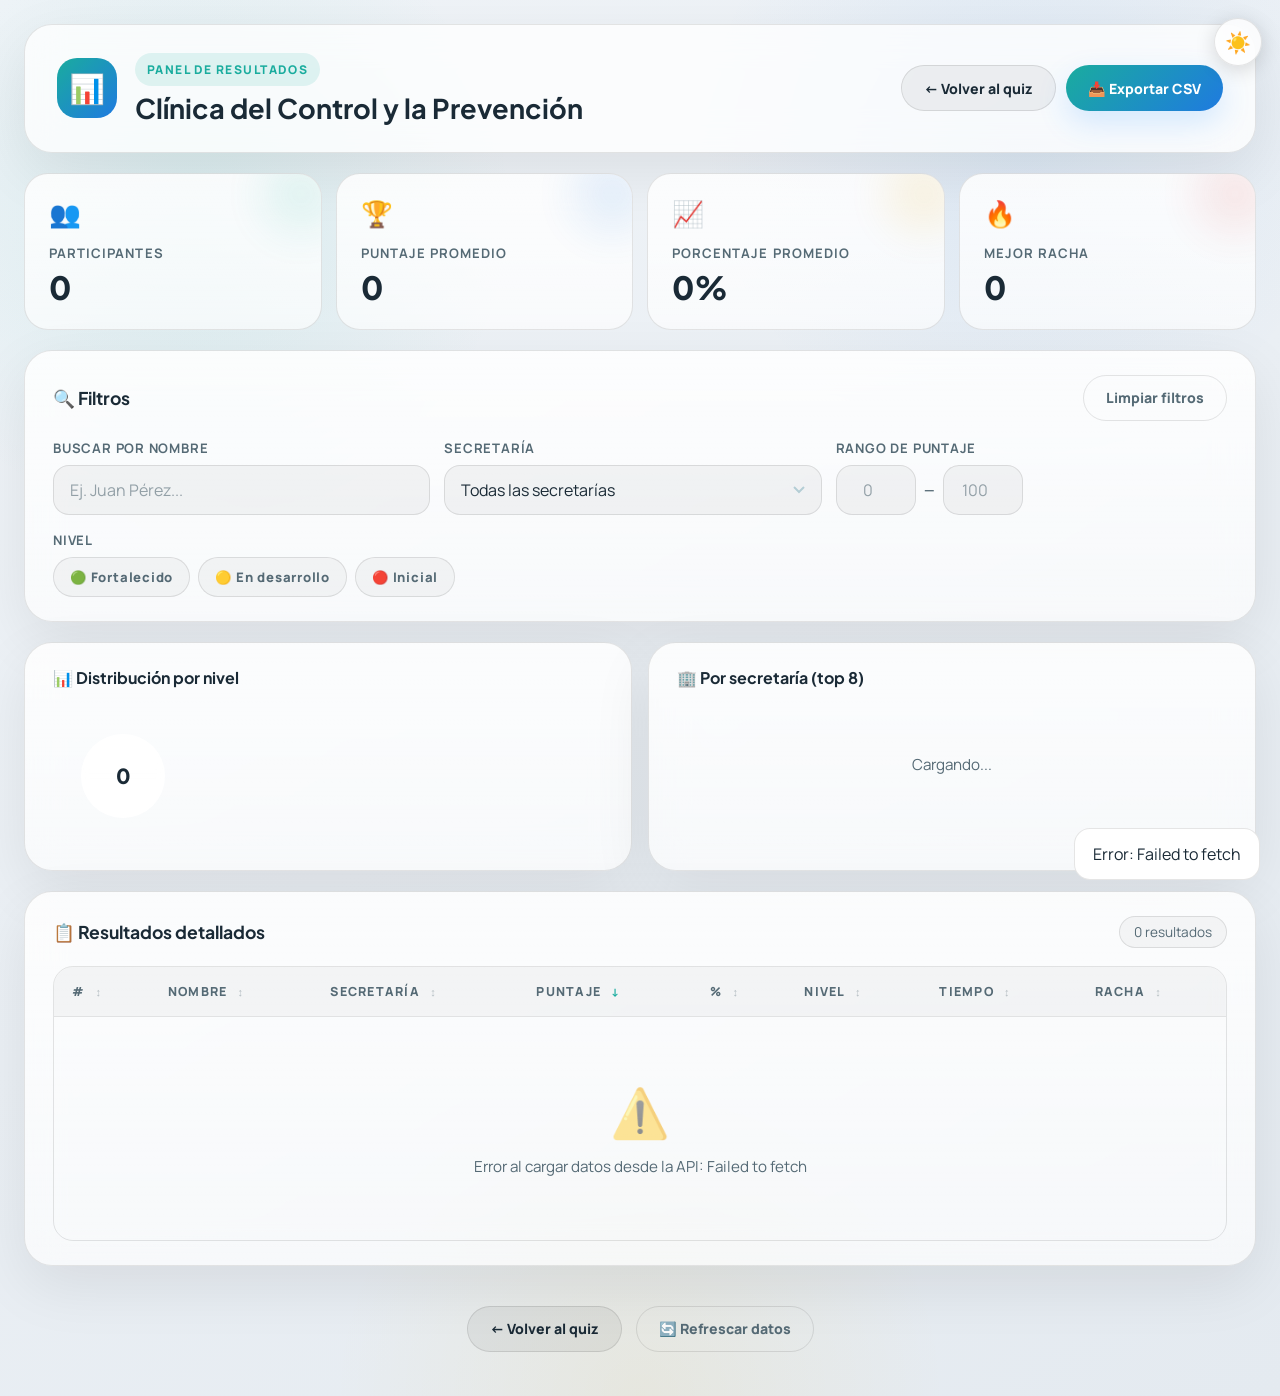
<file: resultados.html>
<!DOCTYPE html>
<html lang="es" data-theme="light">

<head>
  <meta charset="UTF-8" />
  <meta name="viewport" content="width=device-width, initial-scale=1.0" />
  <title>Resultados — Clínica del Control y la Prevención</title>
  <meta name="description"
    content="Explora y filtra los resultados del quiz institucional Clínica del Control y la Prevención. Visualiza estadísticas por secretaría, nivel y puntaje." />
  <link rel="preconnect" href="https://fonts.googleapis.com">
  <link rel="preconnect" href="https://fonts.gstatic.com" crossorigin>
  <link
    href="https://fonts.googleapis.com/css2?family=Manrope:wght@400;500;700;800&family=Plus+Jakarta+Sans:wght@600;700;800&display=swap"
    rel="stylesheet">
  <link rel="stylesheet" href="./resultados.css" />
</head>

<body>
  <button class="theme-toggle" id="themeToggle" title="Cambiar tema">☀️</button>

  <div class="results-shell">

    <!-- ═══ Header ═══ -->
    <header class="results-header glass fade-in">
      <div class="header-icon">📊</div>
      <div class="header-text">
        <span class="eyebrow">panel de resultados</span>
        <h1>Clínica del Control y la Prevención</h1>
      </div>
      <div class="header-actions">
        <a href="./index.html" class="btn btn-secondary" id="backQuizBtn">← Volver al quiz</a>
        <button class="btn btn-primary" id="exportCsvBtn">📥 Exportar CSV</button>
      </div>
    </header>

    <!-- ═══ KPI Cards ═══ -->
    <section class="kpi-grid fade-in">
      <div class="kpi-card stagger-1" style="--kpi-accent: var(--primary)">
        <span class="kpi-icon">👥</span>
        <span class="kpi-label">Participantes</span>
        <span class="kpi-value" id="kpiTotal">0</span>
      </div>
      <div class="kpi-card stagger-2" style="--kpi-accent: var(--secondary)">
        <span class="kpi-icon">🏆</span>
        <span class="kpi-label">Puntaje promedio</span>
        <span class="kpi-value" id="kpiAvgScore">0</span>
      </div>
      <div class="kpi-card stagger-3" style="--kpi-accent: var(--warning)">
        <span class="kpi-icon">📈</span>
        <span class="kpi-label">Porcentaje promedio</span>
        <span class="kpi-value" id="kpiAvgPct">0%</span>
      </div>
      <div class="kpi-card stagger-4" style="--kpi-accent: var(--danger)">
        <span class="kpi-icon">🔥</span>
        <span class="kpi-label">Mejor racha</span>
        <span class="kpi-value" id="kpiMaxStreak">0</span>
      </div>
    </section>

    <!-- ═══ Filters ═══ -->
    <section class="filter-panel glass fade-in" id="filterPanel">
      <div class="filter-panel-header">
        <h2>🔍 Filtros</h2>
        <button class="btn btn-ghost" id="clearFiltersBtn">Limpiar filtros</button>
      </div>

      <div class="filter-row">
        <div class="filter-group">
          <label for="filterSearch">Buscar por nombre</label>
          <input type="text" id="filterSearch" placeholder="Ej. Juan Pérez..." />
        </div>

        <div class="filter-group">
          <label for="filterSecretaria">Secretaría</label>
          <select id="filterSecretaria">
            <option value="">Todas las secretarías</option>
          </select>
        </div>

        <div class="filter-group">
          <label>Rango de puntaje</label>
          <div class="score-range-row">
            <input type="number" id="filterScoreMin" placeholder="0" min="0" max="100" />
            <span>—</span>
            <input type="number" id="filterScoreMax" placeholder="100" min="0" max="100" />
          </div>
        </div>
      </div>

      <div style="margin-top: 16px;">
        <label
          style="font-size: .82rem; font-weight: 700; color: var(--muted); text-transform: uppercase; letter-spacing: .06em; display: block; margin-bottom: 8px;">Nivel</label>
        <div class="level-chips">
          <button class="level-chip" data-level="Fortalecido">🟢 Fortalecido</button>
          <button class="level-chip" data-level="En desarrollo">🟡 En desarrollo</button>
          <button class="level-chip" data-level="Inicial">🔴 Inicial</button>
        </div>
      </div>

      <div class="active-filters" id="activeFilters"></div>
    </section>

    <!-- ═══ Charts ═══ -->
    <section class="charts-row fade-in">
      <div class="chart-card glass">
        <h3>📊 Distribución por nivel</h3>
        <div class="donut-chart-wrapper">
          <div class="donut-chart" id="donutChart">
            <div class="donut-center"><span id="donutTotal">0</span></div>
          </div>
          <div class="donut-legend" id="donutLegend"></div>
        </div>
      </div>

      <div class="chart-card glass">
        <h3>🏢 Por secretaría (top 8)</h3>
        <div class="bar-chart" id="secretariaChart">
          <div class="empty-state">Cargando...</div>
        </div>
      </div>
    </section>

    <!-- ═══ Results Table ═══ -->
    <section class="table-panel glass fade-in">
      <div class="table-header-bar">
        <h2>📋 Resultados detallados</h2>
        <span class="result-count" id="resultCount">0 resultados</span>
      </div>

      <div class="loading-spinner" id="loadingIndicator"></div>

      <div class="table-scroll">
        <table class="results-table" id="resultsTable">
          <thead>
            <tr>
              <th data-sort="rank"># <span class="sort-indicator">↕</span></th>
              <th data-sort="nombre">Nombre <span class="sort-indicator">↕</span></th>
              <th data-sort="secretaria">Secretaría <span class="sort-indicator">↕</span></th>
              <th data-sort="score" class="sorted">Puntaje <span class="sort-indicator">↓</span></th>
              <th data-sort="percentage">% <span class="sort-indicator">↕</span></th>
              <th data-sort="level">Nivel <span class="sort-indicator">↕</span></th>
              <th data-sort="timeSpent">Tiempo <span class="sort-indicator">↕</span></th>
              <th data-sort="bestStreak">Racha <span class="sort-indicator">↕</span></th>
            </tr>
          </thead>
          <tbody id="tableBody"></tbody>
        </table>
      </div>
    </section>

    <!-- ═══ Footer ═══ -->
    <footer class="results-footer fade-in">
      <a href="./index.html" class="btn btn-secondary">← Volver al quiz</a>
      <button class="btn btn-ghost" onclick="loadData()">🔄 Refrescar datos</button>
    </footer>

  </div>

  <div id="toast" class="toast"></div>

  <script src="./resultados.js"></script>
</body>

</html>
</file>
<file: resultados.css>
/* ══════════════════════════════════════════════════════
   RESULTADOS — Styles
   Reuses the quiz design-system variables from styles.css
   ══════════════════════════════════════════════════════ */

/* ── Dark Theme (default) ─────────────────────────── */
:root,
[data-theme="dark"] {
  --bg: #0a1a26;
  --bg-2: #0e2330;
  --surface: rgba(255, 255, 255, .08);
  --line: rgba(255, 255, 255, .12);
  --text: #f0f6f6;
  --text-body: #d6e4e8;
  --muted: #b4cdd5;
  --primary: #3ed6c8;
  --primary-soft: rgba(62, 214, 200, .14);
  --secondary: #2b93ff;
  --warning: #ffca5c;
  --success: #83f0a8;
  --danger: #ff7070;
  --radius: 28px;
  --transition: 200ms cubic-bezier(.16, 1, .3, 1);
  --card-from: rgba(255, 255, 255, .07);
  --card-to: rgba(255, 255, 255, .04);
  --option-bg: rgba(255, 255, 255, .05);
  --option-hover-border: rgba(62, 214, 200, .34);
  --input-bg: rgba(255, 255, 255, .06);
  --btn-secondary-bg: rgba(255, 255, 255, .06);
  --badge-bg: rgba(255, 255, 255, .06);
  --overlay-bg: rgba(7, 19, 28, .92);
  --body-gradient-1: rgba(62, 214, 200, .18);
  --body-gradient-2: rgba(43, 147, 255, .16);
  --body-gradient-3: rgba(255, 202, 92, .14);
  --toast-bg: #07161d;
  --table-row-hover: rgba(62, 214, 200, .06);
  --table-header-bg: rgba(255, 255, 255, .04);
  --scrollbar-thumb: rgba(255, 255, 255, .15);
  --scrollbar-track: rgba(255, 255, 255, .04);
}

/* ── Light Theme ────────────────────────────────────── */
[data-theme="light"] {
  --bg: #f0f4f8;
  --bg-2: #e4eaf0;
  --surface: rgba(255, 255, 255, .75);
  --line: rgba(0, 0, 0, .10);
  --text: #1a2a36;
  --text-body: #2d3e4a;
  --muted: #556a75;
  --primary: #1aac9e;
  --primary-soft: rgba(26, 172, 158, .12);
  --secondary: #1f7ae0;
  --warning: #e6a800;
  --success: #2da85e;
  --danger: #d94040;
  --input-bg: rgba(0, 0, 0, .04);
  --btn-secondary-bg: rgba(0, 0, 0, .05);
  --badge-bg: rgba(0, 0, 0, .05);
  --card-from: rgba(255, 255, 255, .85);
  --card-to: rgba(255, 255, 255, .65);
  --option-bg: rgba(0, 0, 0, .03);
  --body-gradient-1: rgba(26, 172, 158, .1);
  --body-gradient-2: rgba(31, 122, 224, .08);
  --body-gradient-3: rgba(230, 168, 0, .08);
  --toast-bg: #fff;
  --table-row-hover: rgba(26, 172, 158, .06);
  --table-header-bg: rgba(0, 0, 0, .03);
  --scrollbar-thumb: rgba(0, 0, 0, .12);
  --scrollbar-track: rgba(0, 0, 0, .03);
}

[data-theme="light"] .glass {
  box-shadow: 0 20px 60px rgba(0, 0, 0, .08);
}

[data-theme="light"] .btn-primary {
  color: #fff;
}

[data-theme="light"] .toast {
  color: #1a2a36;
  border-color: rgba(0, 0, 0, .1);
}

/* ── Reset & Base ────────────────────────────────────── */
*,
*::before,
*::after {
  box-sizing: border-box;
  margin: 0;
  padding: 0
}

body {
  font-family: 'Manrope', sans-serif;
  color: var(--text);
  background:
    radial-gradient(circle at 15% 15%, var(--body-gradient-1), transparent 20%),
    radial-gradient(circle at 80% 10%, var(--body-gradient-2), transparent 20%),
    radial-gradient(circle at 50% 100%, var(--body-gradient-3), transparent 20%),
    linear-gradient(150deg, var(--bg), var(--bg-2));
  min-height: 100vh;
  transition: background .3s ease, color .3s ease;
}

button,
input,
select {
  font: inherit
}

button {
  border: none;
  cursor: pointer
}

h1,
h2,
h3 {
  font-family: 'Plus Jakarta Sans', sans-serif;
  color: var(--text);
}

p {
  line-height: 1.6;
  color: var(--muted)
}

/* ── Theme Toggle ────────────────────────────────── */
.theme-toggle {
  position: fixed;
  top: 18px;
  right: 18px;
  z-index: 10000;
  width: 48px;
  height: 48px;
  border-radius: 50%;
  background: var(--surface);
  border: 1px solid var(--line);
  backdrop-filter: blur(12px);
  display: grid;
  place-items: center;
  font-size: 1.3rem;
  cursor: pointer;
  transition: transform .2s ease, background .3s ease;
  box-shadow: 0 4px 20px rgba(0, 0, 0, .15);
}

.theme-toggle:hover {
  transform: scale(1.1)
}

/* ── Layout ──────────────────────────────────────── */
.results-shell {
  max-width: 1280px;
  margin: 0 auto;
  padding: 24px;
  display: flex;
  flex-direction: column;
  gap: 20px;
  min-height: 100vh;
}

.glass {
  background: var(--surface);
  backdrop-filter: blur(18px);
  border: 1px solid var(--line);
  border-radius: var(--radius);
  box-shadow: 0 30px 80px rgba(0, 0, 0, .28);
  transition: background .3s ease, border-color .3s ease, box-shadow .3s ease;
}

/* ── Header ──────────────────────────────────────── */
.results-header {
  padding: 28px 32px;
  display: flex;
  align-items: center;
  gap: 18px;
  flex-wrap: wrap;
}

.header-icon {
  width: 60px;
  height: 60px;
  border-radius: 20px;
  background: linear-gradient(135deg, var(--primary), var(--secondary));
  display: grid;
  place-items: center;
  font-size: 1.8rem;
  flex-shrink: 0;
}

.header-text {
  flex: 1
}

.eyebrow {
  display: inline-flex;
  padding: 8px 12px;
  border-radius: 999px;
  background: var(--primary-soft);
  color: var(--primary);
  font-size: 12px;
  font-weight: 800;
  letter-spacing: .12em;
  text-transform: uppercase;
}

.results-header h1 {
  font-size: 1.7rem;
  line-height: 1.1;
  margin-top: 8px;
}

.header-actions {
  display: flex;
  gap: 10px;
  flex-wrap: wrap;
}

/* ── Buttons ─────────────────────────────────────── */
.btn {
  min-height: 46px;
  padding: 0 22px;
  border-radius: 999px;
  font-weight: 800;
  font-size: .88rem;
  transition: transform .15s ease, box-shadow .15s ease;
  display: inline-flex;
  align-items: center;
  gap: 8px;
  text-decoration: none;
}

.btn:hover {
  transform: translateY(-2px)
}

.btn-primary {
  background: linear-gradient(135deg, var(--primary), var(--secondary));
  color: #082026;
  box-shadow: 0 12px 30px rgba(43, 147, 255, .18);
}

.btn-secondary {
  background: var(--btn-secondary-bg);
  color: var(--text);
  border: 1px solid var(--line);
}

.btn-ghost {
  background: transparent;
  color: var(--muted);
  border: 1px solid var(--line);
}

.btn-ghost:hover {
  color: var(--text);
  border-color: var(--primary);
}

/* ── KPI Cards ───────────────────────────────────── */
.kpi-grid {
  display: grid;
  grid-template-columns: repeat(4, 1fr);
  gap: 14px;
}

.kpi-card {
  padding: 22px 24px;
  border-radius: 24px;
  background: linear-gradient(180deg, var(--card-from), var(--card-to));
  border: 1px solid var(--line);
  transition: transform .2s ease, background .3s ease;
  position: relative;
  overflow: hidden;
}

.kpi-card::before {
  content: '';
  position: absolute;
  top: -20px;
  right: -20px;
  width: 80px;
  height: 80px;
  border-radius: 50%;
  background: var(--kpi-accent, var(--primary));
  opacity: .1;
  filter: blur(20px);
}

.kpi-card:hover {
  transform: translateY(-3px)
}

.kpi-icon {
  font-size: 1.6rem;
  margin-bottom: 10px;
  display: block;
}

.kpi-label {
  font-size: .82rem;
  font-weight: 700;
  color: var(--muted);
  text-transform: uppercase;
  letter-spacing: .08em;
}

.kpi-value {
  display: block;
  font-family: 'Plus Jakarta Sans', sans-serif;
  font-size: 2rem;
  font-weight: 800;
  color: var(--text);
  margin-top: 4px;
  transition: color .3s ease;
}

/* ── Filter Panel ────────────────────────────────── */
.filter-panel {
  padding: 24px 28px;
  border-radius: var(--radius);
  background: linear-gradient(180deg, var(--card-from), var(--card-to));
  border: 1px solid var(--line);
}

.filter-panel-header {
  display: flex;
  justify-content: space-between;
  align-items: center;
  margin-bottom: 18px;
}

.filter-panel-header h2 {
  font-size: 1.1rem;
  display: flex;
  align-items: center;
  gap: 10px;
}

.filter-row {
  display: grid;
  grid-template-columns: 1fr 1fr 1fr auto;
  gap: 14px;
  align-items: end;
}

.filter-group {
  display: flex;
  flex-direction: column;
  gap: 8px;
}

.filter-group label {
  font-size: .82rem;
  font-weight: 700;
  color: var(--muted);
  text-transform: uppercase;
  letter-spacing: .06em;
}

.filter-group input,
.filter-group select {
  height: 50px;
  border-radius: 16px;
  padding: 0 16px;
  border: 1px solid var(--line);
  background: var(--input-bg);
  color: var(--text);
  outline: none;
  transition: border-color .2s ease, background .3s ease;
  width: 100%;
}

.filter-group input:focus,
.filter-group select:focus {
  border-color: var(--primary);
}

.filter-group input::placeholder {
  color: var(--muted);
  opacity: .6;
}

.filter-group select {
  appearance: none;
  background-image: url("data:image/svg+xml,%3Csvg xmlns='http://www.w3.org/2000/svg' width='12' height='8'%3E%3Cpath d='M1 1l5 5 5-5' stroke='%23b4cdd5' stroke-width='2' fill='none'/%3E%3C/svg%3E");
  background-repeat: no-repeat;
  background-position: right 16px center;
  padding-right: 40px;
  cursor: pointer;
}

/* ── Level Chips ─────────────────────────────────── */
.level-chips {
  display: flex;
  gap: 8px;
  flex-wrap: wrap;
}

.level-chip {
  padding: 10px 16px;
  border-radius: 999px;
  font-size: .82rem;
  font-weight: 800;
  letter-spacing: .06em;
  cursor: pointer;
  border: 1px solid var(--line);
  background: var(--option-bg);
  color: var(--muted);
  transition: all .2s ease;
}

.level-chip:hover {
  border-color: var(--primary);
  color: var(--text);
}

.level-chip.active {
  border-color: var(--chip-color, var(--primary));
  background: var(--chip-bg, var(--primary-soft));
  color: var(--chip-color, var(--primary));
}

.level-chip[data-level="Fortalecido"] {
  --chip-color: var(--success);
  --chip-bg: rgba(131, 240, 168, .12);
}

.level-chip[data-level="En desarrollo"] {
  --chip-color: var(--warning);
  --chip-bg: rgba(255, 202, 92, .12);
}

.level-chip[data-level="Inicial"] {
  --chip-color: var(--danger);
  --chip-bg: rgba(255, 112, 112, .12);
}

/* ── Score Range ─────────────────────────────────── */
.score-range-row {
  display: flex;
  gap: 8px;
  align-items: center;
}

.score-range-row input {
  width: 80px;
  text-align: center;
}

.score-range-row span {
  color: var(--muted);
  font-weight: 700;
  font-size: .85rem;
}

/* ── Active Filters ──────────────────────────────── */
.active-filters {
  display: flex;
  gap: 8px;
  flex-wrap: wrap;
  margin-top: 14px;
  min-height: 0;
}

.active-filters:empty {
  display: none;
}

.filter-tag {
  display: inline-flex;
  align-items: center;
  gap: 6px;
  padding: 7px 14px;
  border-radius: 999px;
  background: var(--primary-soft);
  color: var(--primary);
  font-size: .78rem;
  font-weight: 700;
  animation: chipIn .25s ease-out;
}

.filter-tag button {
  background: none;
  color: inherit;
  font-size: 1.1rem;
  line-height: 1;
  opacity: .7;
  transition: opacity .15s;
}

.filter-tag button:hover {
  opacity: 1;
}

@keyframes chipIn {
  from {
    opacity: 0;
    transform: scale(.85);
  }

  to {
    opacity: 1;
    transform: scale(1);
  }
}

/* ── Results Table ───────────────────────────────── */
.table-panel {
  padding: 24px 28px;
  border-radius: var(--radius);
  background: linear-gradient(180deg, var(--card-from), var(--card-to));
  border: 1px solid var(--line);
  overflow: hidden;
}

.table-header-bar {
  display: flex;
  justify-content: space-between;
  align-items: center;
  margin-bottom: 18px;
  flex-wrap: wrap;
  gap: 12px;
}

.table-header-bar h2 {
  font-size: 1.1rem;
  display: flex;
  align-items: center;
  gap: 10px;
}

.result-count {
  font-size: .85rem;
  color: var(--muted);
  padding: 6px 14px;
  border-radius: 999px;
  background: var(--option-bg);
  border: 1px solid var(--line);
}

.table-scroll {
  overflow-x: auto;
  border-radius: 20px;
  border: 1px solid var(--line);
}

.table-scroll::-webkit-scrollbar {
  height: 6px;
}

.table-scroll::-webkit-scrollbar-track {
  background: var(--scrollbar-track);
}

.table-scroll::-webkit-scrollbar-thumb {
  background: var(--scrollbar-thumb);
  border-radius: 3px;
}

.results-table {
  width: 100%;
  border-collapse: collapse;
  text-align: left;
  min-width: 700px;
}

.results-table thead {
  position: sticky;
  top: 0;
  z-index: 2;
}

.results-table th {
  padding: 16px 18px;
  font-size: .78rem;
  font-weight: 800;
  text-transform: uppercase;
  letter-spacing: .1em;
  color: var(--muted);
  background: var(--table-header-bg);
  border-bottom: 1px solid var(--line);
  cursor: pointer;
  user-select: none;
  white-space: nowrap;
  transition: color .15s ease;
}

.results-table th:hover {
  color: var(--primary);
}

.results-table th .sort-indicator {
  display: inline-block;
  margin-left: 6px;
  font-size: .7rem;
  opacity: .4;
  transition: opacity .15s;
}

.results-table th.sorted .sort-indicator {
  opacity: 1;
  color: var(--primary);
}

.results-table td {
  padding: 14px 18px;
  font-size: .9rem;
  color: var(--text-body);
  border-bottom: 1px solid rgba(255, 255, 255, .04);
  white-space: nowrap;
  transition: background .15s ease;
}

.results-table tbody tr {
  transition: background .15s ease;
  animation: rowSlideIn .3s ease-out both;
}

.results-table tbody tr:hover {
  background: var(--table-row-hover);
}

@keyframes rowSlideIn {
  from {
    opacity: 0;
    transform: translateY(8px);
  }

  to {
    opacity: 1;
    transform: translateY(0);
  }
}

.rank-num {
  width: 36px;
  height: 36px;
  border-radius: 12px;
  display: inline-grid;
  place-items: center;
  font-weight: 800;
  font-size: .85rem;
  background: var(--option-bg);
  color: var(--text);
}

tr:nth-child(1) .rank-num {
  background: linear-gradient(135deg, #ffd166, #f7b801);
  color: #281600;
}

tr:nth-child(2) .rank-num {
  background: linear-gradient(135deg, #dce7f4, #95adc7);
  color: #102232;
}

tr:nth-child(3) .rank-num {
  background: linear-gradient(135deg, #f8bd7f, #d17c4d);
  color: #2e1303;
}

.level-badge {
  display: inline-flex;
  padding: 6px 14px;
  border-radius: 999px;
  font-size: .78rem;
  font-weight: 800;
  letter-spacing: .04em;
}

.level-badge.fortalecido {
  background: rgba(131, 240, 168, .12);
  color: var(--success);
  border: 1px solid rgba(131, 240, 168, .2);
}

.level-badge.en-desarrollo {
  background: rgba(255, 202, 92, .12);
  color: var(--warning);
  border: 1px solid rgba(255, 202, 92, .2);
}

.level-badge.inicial {
  background: rgba(255, 112, 112, .12);
  color: var(--danger);
  border: 1px solid rgba(255, 112, 112, .2);
}

.score-cell {
  font-weight: 800;
  color: var(--primary);
}

/* ── Empty / Loading states ──────────────────────── */
.empty-state {
  padding: 48px 24px;
  text-align: center;
  color: var(--muted);
  font-size: .95rem;
}

.empty-state .empty-icon {
  font-size: 3rem;
  margin-bottom: 12px;
  display: block;
  opacity: .5;
}

.loading-spinner {
  width: 40px;
  height: 40px;
  border: 3px solid var(--line);
  border-top-color: var(--primary);
  border-radius: 50%;
  animation: spin .8s linear infinite;
  margin: 40px auto;
}

@keyframes spin {
  to {
    transform: rotate(360deg);
  }
}

/* ── Charts Panel ────────────────────────────────── */
.charts-row {
  display: grid;
  grid-template-columns: 1fr 1fr;
  gap: 16px;
}

.chart-card {
  padding: 24px 28px;
  border-radius: var(--radius);
  background: linear-gradient(180deg, var(--card-from), var(--card-to));
  border: 1px solid var(--line);
}

.chart-card h3 {
  font-size: 1rem;
  margin-bottom: 18px;
  display: flex;
  align-items: center;
  gap: 10px;
}

.bar-chart {
  display: flex;
  flex-direction: column;
  gap: 12px;
}

.bar-item {
  display: grid;
  grid-template-columns: 140px 1fr 50px;
  gap: 12px;
  align-items: center;
}

.bar-label {
  font-size: .82rem;
  font-weight: 700;
  color: var(--text-body);
  overflow: hidden;
  text-overflow: ellipsis;
  white-space: nowrap;
}

.bar-track {
  height: 28px;
  border-radius: 14px;
  background: var(--option-bg);
  overflow: hidden;
  position: relative;
}

.bar-fill {
  height: 100%;
  border-radius: 14px;
  background: linear-gradient(90deg, var(--bar-color, var(--primary)), color-mix(in srgb, var(--bar-color, var(--primary)) 60%, var(--secondary)));
  transition: width .6s cubic-bezier(.16, 1, .3, 1);
  min-width: 4px;
}

.bar-value {
  font-size: .82rem;
  font-weight: 800;
  color: var(--muted);
  text-align: right;
}

/* Level distribution specific colors */
.bar-item[data-level="Fortalecido"] .bar-fill {
  --bar-color: var(--success);
}

.bar-item[data-level="En desarrollo"] .bar-fill {
  --bar-color: var(--warning);
}

.bar-item[data-level="Inicial"] .bar-fill {
  --bar-color: var(--danger);
}

/* ── Donut Chart (Level distribution) ────────────── */
.donut-chart-wrapper {
  display: flex;
  align-items: center;
  gap: 24px;
}

.donut-chart {
  width: 140px;
  height: 140px;
  border-radius: 50%;
  position: relative;
  flex-shrink: 0;
}

.donut-center {
  position: absolute;
  inset: 20%;
  border-radius: 50%;
  background: var(--card-from);
  display: grid;
  place-items: center;
  backdrop-filter: blur(4px);
}

.donut-center span {
  font-family: 'Plus Jakarta Sans', sans-serif;
  font-weight: 800;
  font-size: 1.3rem;
  color: var(--text);
}

.donut-legend {
  display: flex;
  flex-direction: column;
  gap: 10px;
  flex: 1;
}

.legend-item {
  display: flex;
  align-items: center;
  gap: 10px;
  font-size: .85rem;
  color: var(--text-body);
}

.legend-dot {
  width: 12px;
  height: 12px;
  border-radius: 4px;
  flex-shrink: 0;
}

.legend-item .legend-count {
  margin-left: auto;
  font-weight: 800;
  color: var(--text);
}

/* ── Toast ───────────────────────────────────────── */
.toast {
  position: fixed;
  right: 20px;
  bottom: 20px;
  background: var(--toast-bg);
  color: var(--text);
  padding: 14px 18px;
  border-radius: 16px;
  border: 1px solid var(--line);
  opacity: 0;
  pointer-events: none;
  transform: translateY(20px);
  transition: all .2s ease;
  z-index: 9999;
}

.toast.show {
  opacity: 1;
  transform: translateY(0);
}

/* ── Footer ──────────────────────────────────────── */
.results-footer {
  padding: 20px 28px;
  display: flex;
  justify-content: center;
  gap: 14px;
  flex-wrap: wrap;
}

/* ── Animations ──────────────────────────────────── */
.fade-in {
  animation: fadeIn .5s ease-out;
}

@keyframes fadeIn {
  from {
    opacity: 0;
    transform: translateY(16px);
  }

  to {
    opacity: 1;
    transform: translateY(0);
  }
}

.stagger-1 {
  animation-delay: .05s;
}

.stagger-2 {
  animation-delay: .1s;
}

.stagger-3 {
  animation-delay: .15s;
}

.stagger-4 {
  animation-delay: .2s;
}

/* ── Reduced Motion ──────────────────────────────── */
@media (prefers-reduced-motion: reduce) {

  *,
  *::before,
  *::after {
    animation-duration: 0.01ms !important;
    animation-iteration-count: 1 !important;
    transition-duration: 0.01ms !important;
  }
}

/* ══════════════════════════════════════════════════
   RESPONSIVE
   ══════════════════════════════════════════════════ */

/* Tablet */
@media (max-width: 1100px) {
  .kpi-grid {
    grid-template-columns: repeat(2, 1fr);
  }

  .charts-row {
    grid-template-columns: 1fr;
  }

  .filter-row {
    grid-template-columns: 1fr 1fr;
  }
}

/* Mobile */
@media (max-width: 700px) {
  .results-shell {
    padding: 10px;
    gap: 12px;
  }

  .results-header {
    padding: 20px;
    flex-direction: column;
    align-items: flex-start;
  }

  .results-header h1 {
    font-size: 1.3rem;
  }

  .header-actions {
    width: 100%;
  }

  .header-actions .btn {
    flex: 1;
    justify-content: center;
  }

  .kpi-grid {
    grid-template-columns: repeat(2, 1fr);
    gap: 10px;
  }

  .kpi-card {
    padding: 16px 18px;
    border-radius: 20px;
  }

  .kpi-value {
    font-size: 1.5rem;
  }

  .filter-panel {
    padding: 18px 20px;
  }

  .filter-row {
    grid-template-columns: 1fr;
  }

  .filter-group input,
  .filter-group select {
    height: 46px;
    border-radius: 14px;
  }

  .table-panel {
    padding: 16px;
  }

  .results-table th,
  .results-table td {
    padding: 10px 12px;
    font-size: .82rem;
  }

  .chart-card {
    padding: 18px 20px;
  }

  .donut-chart-wrapper {
    flex-direction: column;
  }

  .bar-item {
    grid-template-columns: 100px 1fr 40px;
  }

  .theme-toggle {
    top: 10px;
    right: 10px;
    width: 40px;
    height: 40px;
    font-size: 1.1rem;
  }

  .toast {
    left: 10px;
    right: 10px;
    bottom: 10px;
    text-align: center;
    font-size: .9rem;
  }
}

/* Very small phones */
@media (max-width: 400px) {
  .kpi-grid {
    grid-template-columns: 1fr 1fr;
    gap: 6px;
  }

  .kpi-card {
    padding: 12px 14px;
  }

  .kpi-value {
    font-size: 1.3rem;
  }

  .bar-item {
    grid-template-columns: 80px 1fr 36px;
    gap: 8px;
  }
}
</file>
